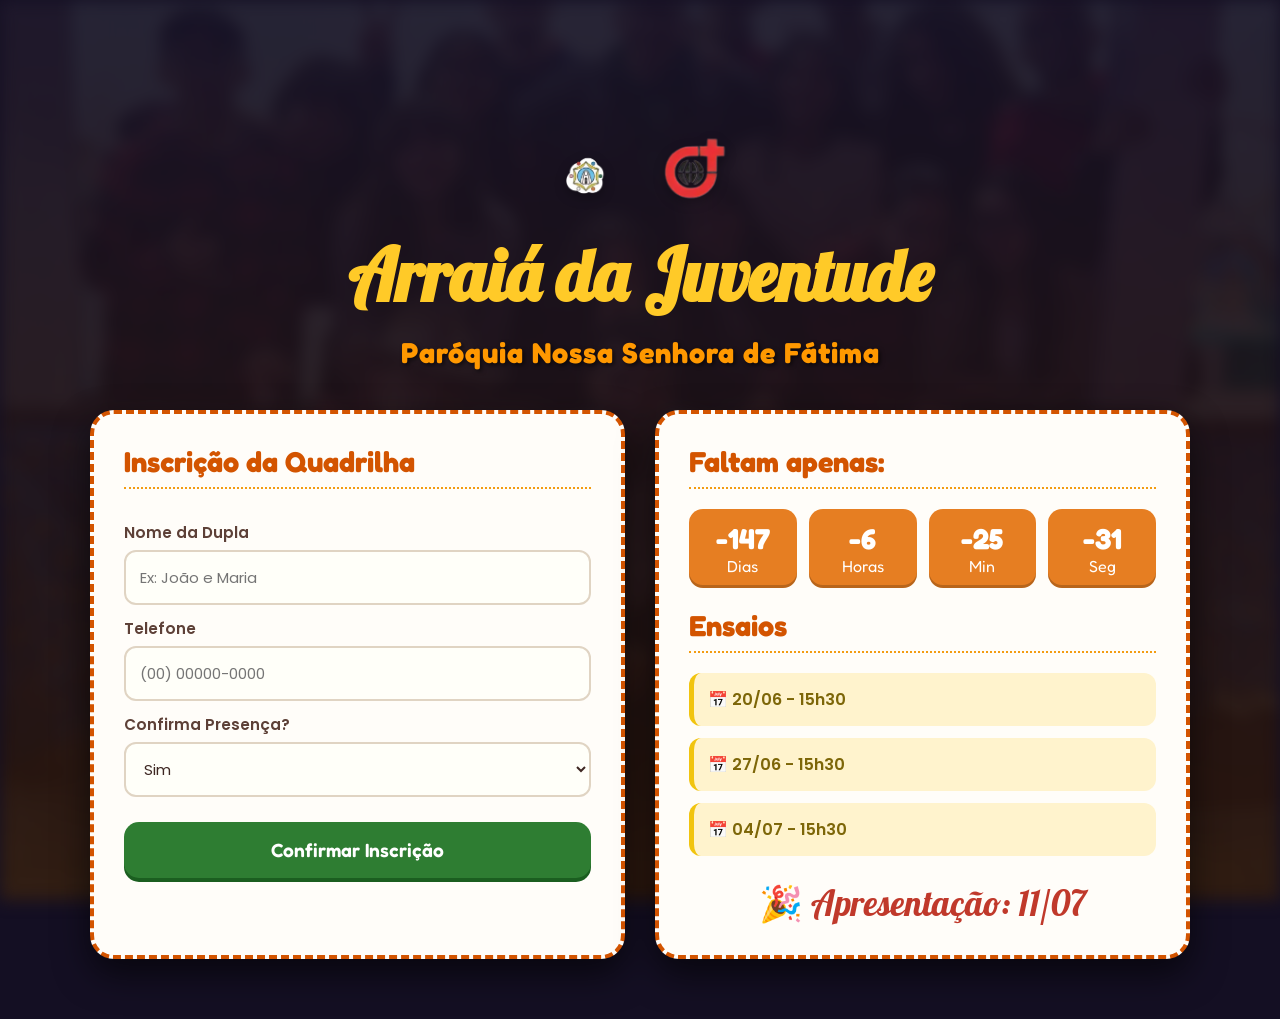
<file: index.html>
<!DOCTYPE html>
<html lang="pt-BR">

<head>
    <meta charset="UTF-8">
    <meta name="viewport" content="width=device-width, initial-scale=1.0">
    <title>Quadrilha Junina 2026</title>
    
    <link rel="stylesheet" href="css/style.css">
    
    <link href="https://fonts.googleapis.com/css2?family=Lobster&family=Poppins:wght@400;600&display=swap" rel="stylesheet">
</head>

<body>

    <div class="bandeirinhas"></div>

    <header>
        <div class="logos"></div>
        <h1>Arraiá da Juventude</h1>
        <h2>Paróquia Nossa Senhora de Fátima</h2>
    </header>

    <div class="container">

        <div class="card">
            <h2>Inscrição da Quadrilha</h2>
            
            <form id="formInscricao">
                
                <label>Nome da Dupla</label>
                <input id="dupla" placeholder="Ex: João e Maria" required>

                <input type="hidden" id="participante1" value="-">
                <input type="hidden" id="participante2" value="-">

                <label>Telefone</label>
                <input id="telefone" placeholder="(00) 00000-0000" required>

                <label>Confirma Presença?</label>
                <select id="presenca">
                    <option>Sim</option>
                    <option>Não</option>
                </select>

                <button type="submit">Confirmar Inscrição</button>
            </form>
        </div>

        <div class="card">
            <h3>Faltam apenas:</h3>
            <div id="contador">
                <div><span id="dias">0</span> Dias</div>
                <div><span id="horas">0</span> Horas</div>
                <div><span id="minutos">0</span> Min</div>
                <div><span id="segundos">0</span> Seg</div>
            </div>

            <h3 style="margin-top: 20px;">Ensaios</h3>
            <div class="ensaios">
                <ul>
                    <li>📅 20/06 - 15h30</li>
                    <li>📅 27/06 - 15h30</li>
                    <li>📅 04/07 - 15h30</li>
                </ul>
            </div>

            <div class="apresentacao">
                🎉 Apresentação: 11/07
            </div>
        </div>

    </div>

    <script src="js/app.js"></script>

</body>
</html>
</file>
<file: css/style.css>
/* ==========================================================================
   CONFIGURAÇÕES GERAIS E FONTES
   ========================================================================== */
@import url('https://fonts.googleapis.com/css2?family=Fredoka:wght@400;600&family=Lobster&family=Poppins:wght@400;600&display=swap');

*{
    margin: 0;
    padding: 0;
    box-sizing: border-box;
}

html {
    background-color: #140F23;
}

body {
    font-family: 'Poppins', sans-serif;
    color: white;
    min-height: 100vh;
    overflow-x: hidden;
    position: relative;
}

/* Camada da imagem de fundo desfocada apontando para a pasta img */
body::before {
    content: "";
    position: fixed;
    top: 0;
    left: 0;
    width: 100%;
    height: 100%;
    background-image: 
        linear-gradient(
            rgba(20, 15, 35, 0.90),
            rgba(40, 20, 10, 0.92)
        ),
        url('../img/fundo-comunidade.jpg');
    background-size: cover;
    background-position: center;
    background-attachment: fixed;
    filter: blur(8px);
    -webkit-filter: blur(8px);
    z-index: -1;
}

/* ==========================================================================
   BANDEIRINHAS ANIMADAS
   ========================================================================== */
.bandeirinhas {
    height: 90px;
    width: 100%;
    background-image: url("https://www.svgrepo.com/show/248617/party-flags.svg");
    background-repeat: repeat-x;
    background-size: 180px;
    animation: bandeiras 12s linear infinite;
    filter: drop-shadow(0px 4px 8px rgba(0,0,0,0.3));
    position: relative;
    z-index: 10;
}

@keyframes bandeiras {
    from { background-position-x: 0; }
    to { background-position-x: 1080px; }
}

/* ==========================================================================
   HEADER COM LOGOS E FONTES ANIMADAS
   ========================================================================== */
header {
    text-align: center;
    padding: 40px 20px 20px 20px;
    position: relative;
    z-index: 10;
}

/* Área das Logos */
.logos {
    display: flex;
    justify-content: center;
    align-items: center;
    gap: 30px;
    margin-bottom: 20px;
}

.logos::before {
    content: "";
    display: block;
    width: 80px;
    height: 80px;
    background-image: url('../img/logo-paroquia.png');
    background-size: contain;
    background-repeat: no-repeat;
    background-position: center;
    filter: drop-shadow(0px 4px 6px rgba(0,0,0,0.3));
}

.logos::after {
    content: "";
    display: block;
    width: 80px;
    height: 80px;
    background-image: url('../img/logo-pastoral.png');
    background-size: contain;
    background-repeat: no-repeat;
    background-position: center;
    filter: drop-shadow(0px 4px 6px rgba(0,0,0,0.3));
}

header h1 {
    font-family: 'Lobster', cursive;
    font-size: 4.5rem;
    color: #FFCA28;
    display: inline-block;
    animation: balancoJunino 3s ease-in-out infinite alternate, brilhoFogueira 1.5s ease-in-out infinite alternate;
    transform-origin: top center;
}

header h2 {
    font-family: 'Fredoka', sans-serif;
    color: #FF9800;
    margin-top: 15px;
    font-size: 1.8rem;
    letter-spacing: 1px;
    text-shadow: 2px 2px 4px rgba(0,0,0,0.6);
}

@keyframes balancoJunino {
    0% { transform: rotate(-3deg); }
    100% { transform: rotate(3deg); }
}

@keyframes brilhoFogueira {
    0% { text-shadow: 3px 3px 0px #7B241C, 0 0 10px #E65100, 0 0 20px #FF5722; }
    100% { text-shadow: 3px 3px 0px #7B241C, 0 0 15px #F57C00, 0 0 30px #FFCC80; }
}

/* ==========================================================================
   CONTAINER E CARDS
   ========================================================================== */
.container {
    width: 95%;
    max-width: 1100px;
    margin: auto;
    display: grid;
    grid-template-columns: repeat(auto-fit, minmax(340px, 1fr));
    gap: 30px;
    padding: 20px 0 60px 0;
    position: relative;
    z-index: 10;
}

.card {
    background: #FFFDF9;
    color: #3E2723;
    border-radius: 24px;
    padding: 30px;
    box-shadow: 0 15px 35px rgba(0,0,0,0.6);
    transition: .3s;
    border: 4px dashed #D35400; 
    position: relative;
}

.card:hover {
    transform: translateY(-8px);
    box-shadow: 0 20px 40px rgba(230, 126, 34, 0.3);
}

.card h2, .card h3 {
    font-family: 'Fredoka', sans-serif;
    color: #D35400;
    margin-bottom: 20px;
    font-size: 1.8rem;
    border-bottom: 2px dotted #F39C12;
    padding-bottom: 8px;
}

/* ==========================================================================
   FORMULÁRIO COZY
   ========================================================================== */
form {
    display: flex;
    flex-direction: column;
}

label {
    margin-top: 12px;
    font-weight: 600;
    color: #5D4037;
    font-size: 0.95rem;
}

input, select {
    margin-top: 6px;
    padding: 14px;
    border-radius: 12px;
    border: 2px solid #E0D4C3;
    background: #FFFFF9;
    font-size: 15px;
    color: #3E2723;
    font-family: 'Poppins', sans-serif;
    transition: 0.2s;
}

input:focus, select:focus {
    outline: none;
    border-color: #E67E22;
    background: #FFFBF0;
}

button {
    margin-top: 25px;
    border: none;
    background: #2E7D32;
    color: white;
    padding: 16px;
    border-radius: 15px;
    font-family: 'Fredoka', sans-serif;
    font-size: 1.2rem;
    font-weight: 600;
    cursor: pointer;
    box-shadow: 0 4px 0px #1B5E20;
    transition: .1s;
}

button:hover {
    background: #1B5E20;
    transform: translateY(2px);
    box-shadow: 0 2px 0px #1B5E20;
}

/* ==========================================================================
   CONTADOR E ENSAIOS
   ========================================================================= */
#contador {
    display: grid;
    grid-template-columns: repeat(4, 1fr);
    gap: 12px;
    margin-top: 15px;
}

#contador div {
    background: #E67E22;
    color: white;
    padding: 12px 6px;
    border-radius: 14px;
    text-align: center;
    box-shadow: inset 0 -3px 0 rgba(0,0,0,0.2);
    font-family: 'Fredoka', sans-serif;
}

#contador span {
    display: block;
    font-size: 1.8rem;
    font-weight: bold;
}

.ensaios ul {
    list-style: none;
}

.ensaios li {
    background: #FFF3CD;
    margin-bottom: 12px;
    padding: 14px;
    border-radius: 12px;
    font-weight: 600;
    color: #7D6608;
    border-left: 5px solid #F1C40F;
}

.apresentacao {
    text-align: center;
    margin-top: 25px;
    font-size: 2.2rem;
    font-family: 'Lobster', cursive;
    color: #C0392B;
    animation: pulsar 1s ease-in-out infinite alternate;
}

@keyframes pulsar {
    from { transform: scale(0.98); }
    to { transform: scale(1.04); }
}

/* ==========================================================================
   RESPONSIVIDADE
   ========================================================================== */
@media(max-width: 768px){
    header h1 { font-size: 2.8rem; }
    header h2 { font-size: 1.4rem; }
    .logos { gap: 15px; }
    .logos::before, .logos::after { width: 60px; height: 60px; }
    #contador { grid-template-columns: repeat(2, 1fr); }
}
</file>
